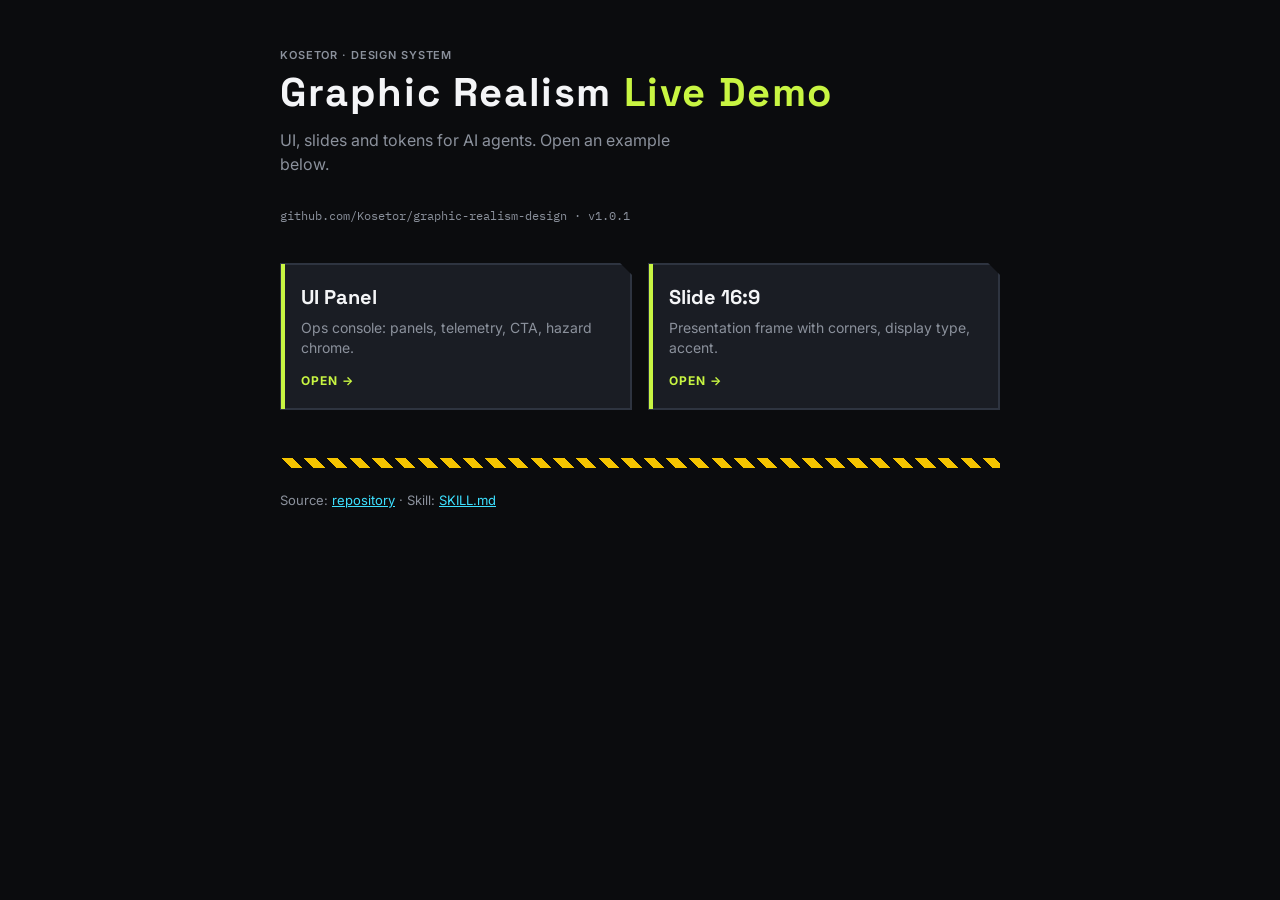
<file: docs/index.html>
<!DOCTYPE html>
<html lang="ru">
<head>
  <meta charset="UTF-8" />
  <meta name="viewport" content="width=device-width, initial-scale=1" />
  <title>Graphic Realism Design — Live Demo</title>
  <link rel="preconnect" href="https://fonts.googleapis.com" />
  <link rel="preconnect" href="https://fonts.gstatic.com" crossorigin />
  <link href="https://fonts.googleapis.com/css2?family=IBM+Plex+Mono:wght@500&family=Inter:wght@400;600;700&family=Space+Grotesk:wght@700&display=swap" rel="stylesheet" />
  <style>
:root {
  --void: #0b0c0e; --panel: #1a1d24; --ink: #f4f5f7; --muted: #8b919c;
  --line: #2e3440; --volt: #c8f542; --cyan: #3de0ff;
  --font-ui: "Inter", system-ui, sans-serif;
  --font-display: "Space Grotesk", system-ui, sans-serif;
  --font-mono: "IBM Plex Mono", monospace;
}
* { box-sizing: border-box; }
body {
  margin: 0; min-height: 100vh; background: var(--void); color: var(--ink);
  font-family: var(--font-ui); padding: 48px 24px 64px;
}
.wrap { max-width: 720px; margin: 0 auto; }
.label {
  font-size: 11px; font-weight: 600; letter-spacing: 0.08em;
  text-transform: uppercase; color: var(--muted); margin: 0 0 8px;
}
h1 {
  font-family: var(--font-display); font-size: clamp(28px, 5vw, 40px);
  letter-spacing: 0.04em; margin: 0 0 12px; line-height: 1.15;
}
h1 span { color: var(--volt); }
.lead { color: var(--muted); font-size: 16px; line-height: 1.5; margin: 0 0 32px; max-width: 40ch; }
.meta { font-family: var(--font-mono); font-size: 12px; color: var(--muted); margin-bottom: 40px; }
.grid { display: grid; gap: 16px; }
@media (min-width: 640px) { .grid { grid-template-columns: 1fr 1fr; } }
a.card {
  display: block; text-decoration: none; color: inherit;
  background: var(--panel); border: 1px solid var(--line);
  padding: 20px; transition: border-color 120ms ease;
  clip-path: polygon(0 0, calc(100% - 12px) 0, 100% 12px, 100% 100%, 0 100%);
  box-shadow: inset 4px 0 0 0 var(--volt), inset 0 0 0 1px var(--line);
}
a.card:hover { border-color: var(--muted); }
a.card h2 {
  font-family: var(--font-display); font-size: 20px; margin: 0 0 8px;
}
a.card p { margin: 0; color: var(--muted); font-size: 14px; line-height: 1.4; }
a.card .go {
  display: inline-block; margin-top: 16px; font-size: 12px; font-weight: 700;
  letter-spacing: 0.08em; text-transform: uppercase; color: var(--volt);
}
.hazard {
  height: 10px; margin: 48px 0 24px;
  background: repeating-linear-gradient(45deg, #0b0c0e 0 8px, #f5c400 8px 16px);
}
.links { font-size: 13px; color: var(--muted); }
.links a { color: var(--cyan); }
  </style>
</head>
<body>
  <div class="wrap">
    <p class="label">Kosetor · Design System</p>
    <h1>Graphic Realism <span>Live Demo</span></h1>
    <p class="lead">UI, slides and tokens for AI agents. Open an example below.</p>
    <p class="meta">github.com/Kosetor/graphic-realism-design · v1.0.1</p>
    <div class="grid">
      <a class="card" href="./ui-panel.html">
        <h2>UI Panel</h2>
        <p>Ops console: panels, telemetry, CTA, hazard chrome.</p>
        <span class="go">Open →</span>
      </a>
      <a class="card" href="./slide.html">
        <h2>Slide 16:9</h2>
        <p>Presentation frame with corners, display type, accent.</p>
        <span class="go">Open →</span>
      </a>
    </div>
    <div class="hazard" role="presentation"></div>
    <p class="links">
      Source: <a href="https://github.com/Kosetor/graphic-realism-design">repository</a>
      · Skill: <a href="https://github.com/Kosetor/graphic-realism-design/blob/main/SKILL.md">SKILL.md</a>
    </p>
  </div>
</body>
</html>
</file>
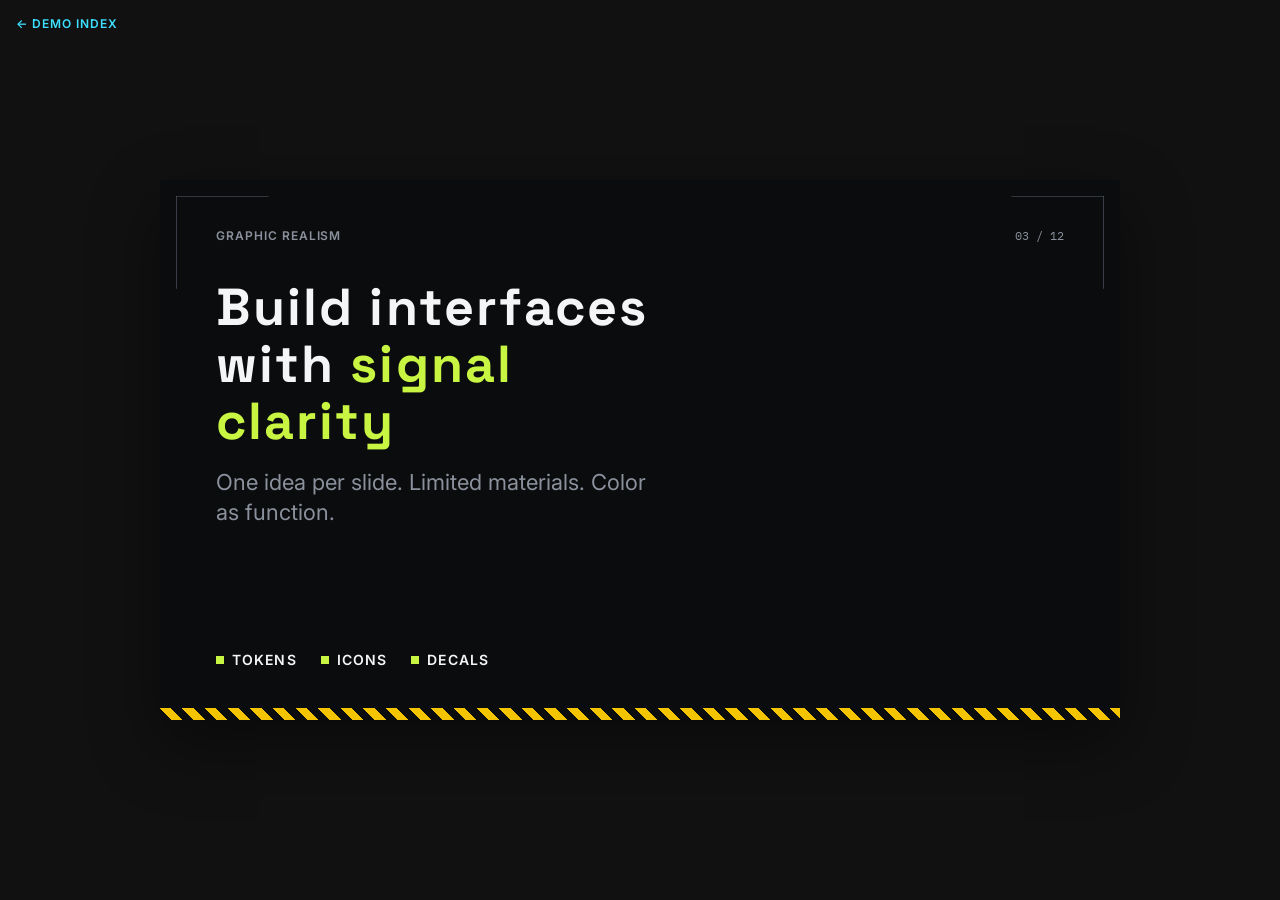
<file: docs/slide.html>
<!DOCTYPE html>
<html lang="en">
<head>
  <meta charset="UTF-8" />
  <meta name="viewport" content="width=device-width, initial-scale=1" />
  <title>MGR — Slide</title>
  <link rel="preconnect" href="https://fonts.googleapis.com" />
  <link rel="preconnect" href="https://fonts.gstatic.com" crossorigin />
  <link href="https://fonts.googleapis.com/css2?family=IBM+Plex+Mono:wght@500;600&family=Inter:wght@400;500;600;700&family=Space+Grotesk:wght@600;700&display=swap" rel="stylesheet" />
  <style>
:root {
  --mgr-bg-void: #0b0c0e; --mgr-ink-on-dark: #f4f5f7; --mgr-ink-muted: #8b919c;
  --mgr-ink-faint: #5a606c; --mgr-accent-volt: #c8f542; --mgr-accent-cyan: #3de0ff;
  --mgr-hazard-a: #0b0c0e; --mgr-hazard-b: #f5c400;
  --mgr-font-ui: "Inter", system-ui, sans-serif;
  --mgr-font-display: "Space Grotesk", system-ui, sans-serif;
  --mgr-font-mono: "IBM Plex Mono", ui-monospace, monospace;
  --mgr-fs-sm: 12px; --mgr-track-display: 0.04em; --mgr-track-label: 0.08em;
}
* { box-sizing: border-box; }
body {
  margin: 0; min-height: 100vh; display: grid; place-items: center;
  background: #111; font-family: var(--mgr-font-ui); padding: 16px;
}
.back {
  position: fixed; top: 16px; left: 16px; z-index: 2;
  color: var(--mgr-accent-cyan); font-size: 12px; font-weight: 600;
  letter-spacing: 0.08em; text-transform: uppercase; text-decoration: none;
}
.slide {
  width: min(960px, 100vw - 32px); aspect-ratio: 16 / 9;
  background: var(--mgr-bg-void); color: var(--mgr-ink-on-dark);
  padding: 48px 56px 0; position: relative; overflow: hidden;
  display: flex; flex-direction: column; box-shadow: 0 24px 64px rgba(0,0,0,.45);
}
.top { display: flex; justify-content: space-between; align-items: center; }
.label { font-size: var(--mgr-fs-sm); font-weight: 600; letter-spacing: var(--mgr-track-label); text-transform: uppercase; color: var(--mgr-ink-muted); }
.idx { font-family: var(--mgr-font-mono); font-size: var(--mgr-fs-sm); color: var(--mgr-ink-muted); }
h1 { font-family: var(--mgr-font-display); font-size: clamp(32px, 5vw, 52px); line-height: 1.1; letter-spacing: var(--mgr-track-display); margin: 36px 0 16px; max-width: 14ch; }
h1 span { color: var(--mgr-accent-volt); }
.body { font-size: clamp(16px, 2vw, 22px); color: var(--mgr-ink-muted); max-width: 32ch; line-height: 1.4; margin: 0; }
.points { display: flex; gap: 24px; margin-top: auto; margin-bottom: 40px; list-style: none; padding: 0; flex-wrap: wrap; }
.points li { font-size: 14px; font-weight: 600; letter-spacing: var(--mgr-track-label); text-transform: uppercase; color: var(--mgr-ink-on-dark); display: flex; align-items: center; gap: 8px; }
.points li::before { content: ""; width: 8px; height: 8px; background: var(--mgr-accent-volt); flex-shrink: 0; }
.hazard { height: 12px; margin: 0 -56px; background: repeating-linear-gradient(45deg, var(--mgr-hazard-a) 0 8px, var(--mgr-hazard-b) 8px 16px); }
.corners { position: absolute; inset: 16px 16px 28px 16px; pointer-events: none; color: var(--mgr-ink-faint); }
  </style>
</head>
<body>
  <a class="back" href="./index.html">← Demo index</a>
  <article class="slide" aria-label="Sample slide">
    <svg class="corners" viewBox="0 0 100 100" preserveAspectRatio="none" fill="none" stroke="currentColor" stroke-width="1.2" aria-hidden="true">
      <path d="M0 10V0h10" vector-effect="non-scaling-stroke"/>
      <path d="M90 0h10v10" vector-effect="non-scaling-stroke"/>
      <path d="M0 90v10h10" vector-effect="non-scaling-stroke"/>
      <path d="M90 100h10v-10" vector-effect="non-scaling-stroke"/>
    </svg>
    <div class="top">
      <div class="label">Graphic Realism</div>
      <div class="idx">03 / 12</div>
    </div>
    <h1>Build interfaces with <span>signal clarity</span></h1>
    <p class="body">One idea per slide. Limited materials. Color as function.</p>
    <ul class="points">
      <li>Tokens</li><li>Icons</li><li>Decals</li>
    </ul>
    <div class="hazard" role="presentation"></div>
  </article>
</body>
</html>
</file>
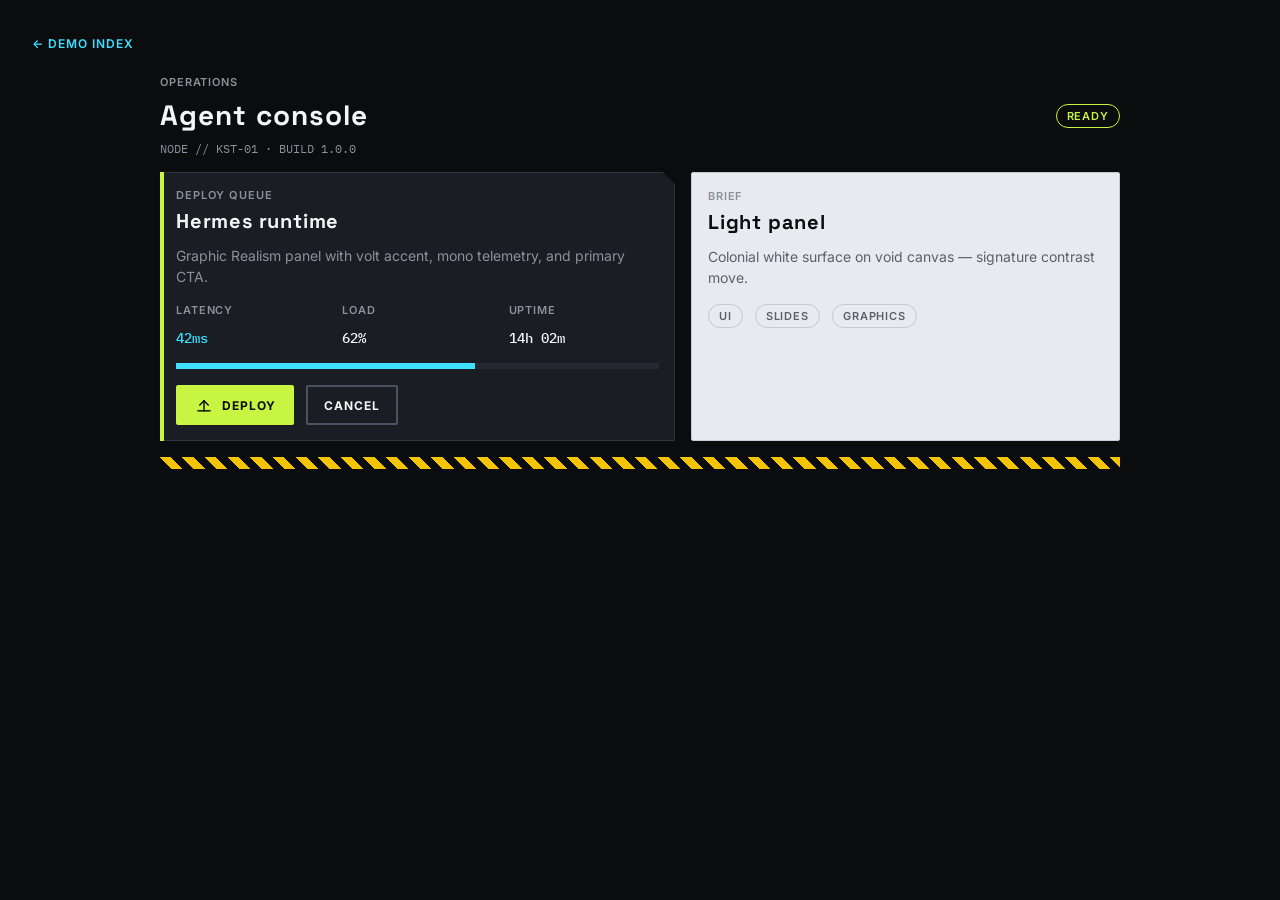
<file: docs/ui-panel.html>
<!DOCTYPE html>
<html lang="en">
<head>
  <meta charset="UTF-8" />
  <meta name="viewport" content="width=device-width, initial-scale=1" />
  <title>MGR — UI Panel</title>
  <link rel="preconnect" href="https://fonts.googleapis.com" />
  <link rel="preconnect" href="https://fonts.gstatic.com" crossorigin />
  <link href="https://fonts.googleapis.com/css2?family=IBM+Plex+Mono:wght@500;600&family=Inter:wght@400;500;600;700&family=Space+Grotesk:wght@600;700&display=swap" rel="stylesheet" />
  <style>
:root {
  --mgr-bg-void: #0b0c0e; --mgr-bg-panel: #1a1d24; --mgr-bg-elevated: #242832;
  --mgr-bg-white: #e8eaef; --mgr-ink-primary: #0b0c0e; --mgr-ink-on-dark: #f4f5f7;
  --mgr-ink-muted: #8b919c; --mgr-ink-faint: #5a606c; --mgr-line: #2e3440;
  --mgr-line-strong: #4a5160; --mgr-line-on-light: #c5c9d2;
  --mgr-accent-volt: #c8f542; --mgr-accent-cyan: #3de0ff;
  --mgr-hazard-a: #0b0c0e; --mgr-hazard-b: #f5c400;
  --mgr-font-ui: "Inter", system-ui, sans-serif;
  --mgr-font-display: "Space Grotesk", system-ui, sans-serif;
  --mgr-font-mono: "IBM Plex Mono", ui-monospace, monospace;
  --mgr-fs-xs: 11px; --mgr-fs-sm: 12px; --mgr-fs-md: 14px;
  --mgr-fs-xl: 20px; --mgr-fs-2xl: 28px;
  --mgr-lh-tight: 1.15; --mgr-lh-body: 1.5;
  --mgr-track-display: 0.04em; --mgr-track-label: 0.08em;
  --mgr-space-1: 4px; --mgr-space-2: 8px; --mgr-space-3: 12px;
  --mgr-space-4: 16px; --mgr-space-6: 32px;
  --mgr-radius-sm: 2px; --mgr-radius-pill: 999px;
  --mgr-border: 1px; --mgr-border-strong: 2px;
  --mgr-ease: cubic-bezier(0.2, 0.8, 0.2, 1); --mgr-dur-fast: 120ms;
}
.mgr-panel { position: relative; background: var(--mgr-bg-panel); border: var(--mgr-border) solid var(--mgr-line); border-radius: var(--mgr-radius-sm); color: var(--mgr-ink-on-dark); padding: var(--mgr-space-4); }
.mgr-panel--light { background: var(--mgr-bg-white); color: var(--mgr-ink-primary); border-color: var(--mgr-line-on-light); }
.mgr-clip-corner { border: none; border-radius: 0; clip-path: polygon(0 0, calc(100% - 12px) 0, 100% 12px, 100% 100%, 0 100%); box-shadow: inset 0 0 0 1px var(--mgr-line); }
.mgr-clip-corner.mgr-accent-bar--volt { box-shadow: inset 4px 0 0 0 var(--mgr-accent-volt), inset 0 0 0 1px var(--mgr-line); }
.mgr-panel__label { font-family: var(--mgr-font-ui); font-size: var(--mgr-fs-xs); font-weight: 600; letter-spacing: var(--mgr-track-label); text-transform: uppercase; color: var(--mgr-ink-muted); margin: 0 0 var(--mgr-space-2); }
.mgr-title { font-family: var(--mgr-font-display); font-size: var(--mgr-fs-xl); font-weight: 700; line-height: var(--mgr-lh-tight); letter-spacing: var(--mgr-track-display); margin: 0 0 var(--mgr-space-3); }
.mgr-body { font-family: var(--mgr-font-ui); font-size: var(--mgr-fs-md); line-height: var(--mgr-lh-body); color: var(--mgr-ink-muted); margin: 0; }
.mgr-panel--light .mgr-body { color: var(--mgr-ink-faint); }
.mgr-mono { font-family: var(--mgr-font-mono); font-size: var(--mgr-fs-md); font-weight: 500; font-variant-numeric: tabular-nums; }
.mgr-btn { display: inline-flex; align-items: center; justify-content: center; gap: var(--mgr-space-2); min-height: 40px; padding: 0 var(--mgr-space-4); border-radius: var(--mgr-radius-sm); font-family: var(--mgr-font-ui); font-size: var(--mgr-fs-sm); font-weight: 700; letter-spacing: var(--mgr-track-label); text-transform: uppercase; cursor: pointer; transition: filter var(--mgr-dur-fast) var(--mgr-ease); }
.mgr-btn:focus-visible { outline: 2px solid var(--mgr-accent-cyan); outline-offset: 2px; }
.mgr-btn--primary { background: var(--mgr-accent-volt); color: var(--mgr-ink-primary); border: var(--mgr-border-strong) solid var(--mgr-accent-volt); }
.mgr-btn--primary:hover { filter: brightness(1.05); }
.mgr-btn--secondary { background: transparent; color: var(--mgr-ink-on-dark); border: var(--mgr-border-strong) solid var(--mgr-line-strong); }
.mgr-hazard-bar { height: 12px; background: repeating-linear-gradient(45deg, var(--mgr-hazard-a) 0 8px, var(--mgr-hazard-b) 8px 16px); }
.mgr-telem { display: flex; flex-direction: column; gap: var(--mgr-space-1); }
.mgr-progress { height: 6px; background: var(--mgr-bg-elevated); overflow: hidden; }
.mgr-progress > span { display: block; height: 100%; background: var(--mgr-accent-cyan); }
.mgr-chip { display: inline-flex; align-items: center; min-height: 24px; padding: 0 10px; border-radius: var(--mgr-radius-pill); border: 1px solid var(--mgr-line-strong); font-size: var(--mgr-fs-xs); font-weight: 600; letter-spacing: var(--mgr-track-label); text-transform: uppercase; color: var(--mgr-ink-muted); }
.mgr-chip--ready { border-color: var(--mgr-accent-volt); color: var(--mgr-accent-volt); }
.mgr-panel--light .mgr-chip { border-color: var(--mgr-line-on-light); color: var(--mgr-ink-faint); }
* { box-sizing: border-box; }
body { margin: 0; min-height: 100vh; font-family: var(--mgr-font-ui); background: var(--mgr-bg-void); color: var(--mgr-ink-on-dark); padding: var(--mgr-space-6); }
.layout { max-width: 960px; margin: 0 auto; display: grid; gap: var(--mgr-space-4); grid-template-columns: 1.2fr 1fr; }
.span-2 { grid-column: 1 / -1; }
.row { display: flex; gap: var(--mgr-space-3); flex-wrap: wrap; align-items: center; }
.grid-telem { display: grid; grid-template-columns: repeat(3, 1fr); gap: var(--mgr-space-4); margin: var(--mgr-space-4) 0; }
.icon { width: 20px; height: 20px; flex-shrink: 0; }
h1 { font-family: var(--mgr-font-display); font-size: var(--mgr-fs-2xl); margin: 0 0 var(--mgr-space-2); letter-spacing: var(--mgr-track-display); }
.meta { font-family: var(--mgr-font-mono); color: var(--mgr-ink-muted); font-size: var(--mgr-fs-sm); }
.back { display: inline-block; margin-bottom: 24px; color: var(--mgr-accent-cyan); font-size: 12px; font-weight: 600; letter-spacing: 0.08em; text-transform: uppercase; text-decoration: none; }
@media (max-width: 720px) { .layout { grid-template-columns: 1fr; } }
  </style>
</head>
<body>
  <a class="back" href="./index.html">← Demo index</a>
  <div class="layout">
    <header class="span-2 row" style="justify-content: space-between;">
      <div>
        <div class="mgr-panel__label">Operations</div>
        <h1>Agent console</h1>
        <div class="meta">NODE // KST-01 · BUILD 1.0.0</div>
      </div>
      <span class="mgr-chip mgr-chip--ready">Ready</span>
    </header>
    <section class="mgr-panel mgr-accent-bar--volt mgr-clip-corner">
      <div class="mgr-panel__label">Deploy queue</div>
      <h2 class="mgr-title">Hermes runtime</h2>
      <p class="mgr-body">Graphic Realism panel with volt accent, mono telemetry, and primary CTA.</p>
      <div class="grid-telem">
        <div class="mgr-telem"><span class="mgr-panel__label">Latency</span><span class="mgr-mono" style="color: var(--mgr-accent-cyan);">42ms</span></div>
        <div class="mgr-telem"><span class="mgr-panel__label">Load</span><span class="mgr-mono">62%</span></div>
        <div class="mgr-telem"><span class="mgr-panel__label">Uptime</span><span class="mgr-mono">14h 02m</span></div>
      </div>
      <div class="mgr-progress" aria-hidden="true"><span style="width:62%"></span></div>
      <div class="row" style="margin-top: var(--mgr-space-4);">
        <button class="mgr-btn mgr-btn--primary" type="button">
          <svg class="icon" viewBox="0 0 24 24" fill="none" stroke="currentColor" stroke-width="1.75" stroke-linecap="square" stroke-linejoin="miter" aria-hidden="true"><path d="M12 19V7"/><path d="M7 12l5-5 5 5"/><path d="M5 19h14"/></svg>
          Deploy
        </button>
        <button class="mgr-btn mgr-btn--secondary" type="button">Cancel</button>
      </div>
    </section>
    <section class="mgr-panel mgr-panel--light">
      <div class="mgr-panel__label">Brief</div>
      <h2 class="mgr-title">Light panel</h2>
      <p class="mgr-body">Colonial white surface on void canvas — signature contrast move.</p>
      <div class="row" style="margin-top: var(--mgr-space-4);">
        <span class="mgr-chip">UI</span><span class="mgr-chip">Slides</span><span class="mgr-chip">Graphics</span>
      </div>
    </section>
    <div class="span-2 mgr-hazard-bar" role="presentation"></div>
  </div>
</body>
</html>
</file>
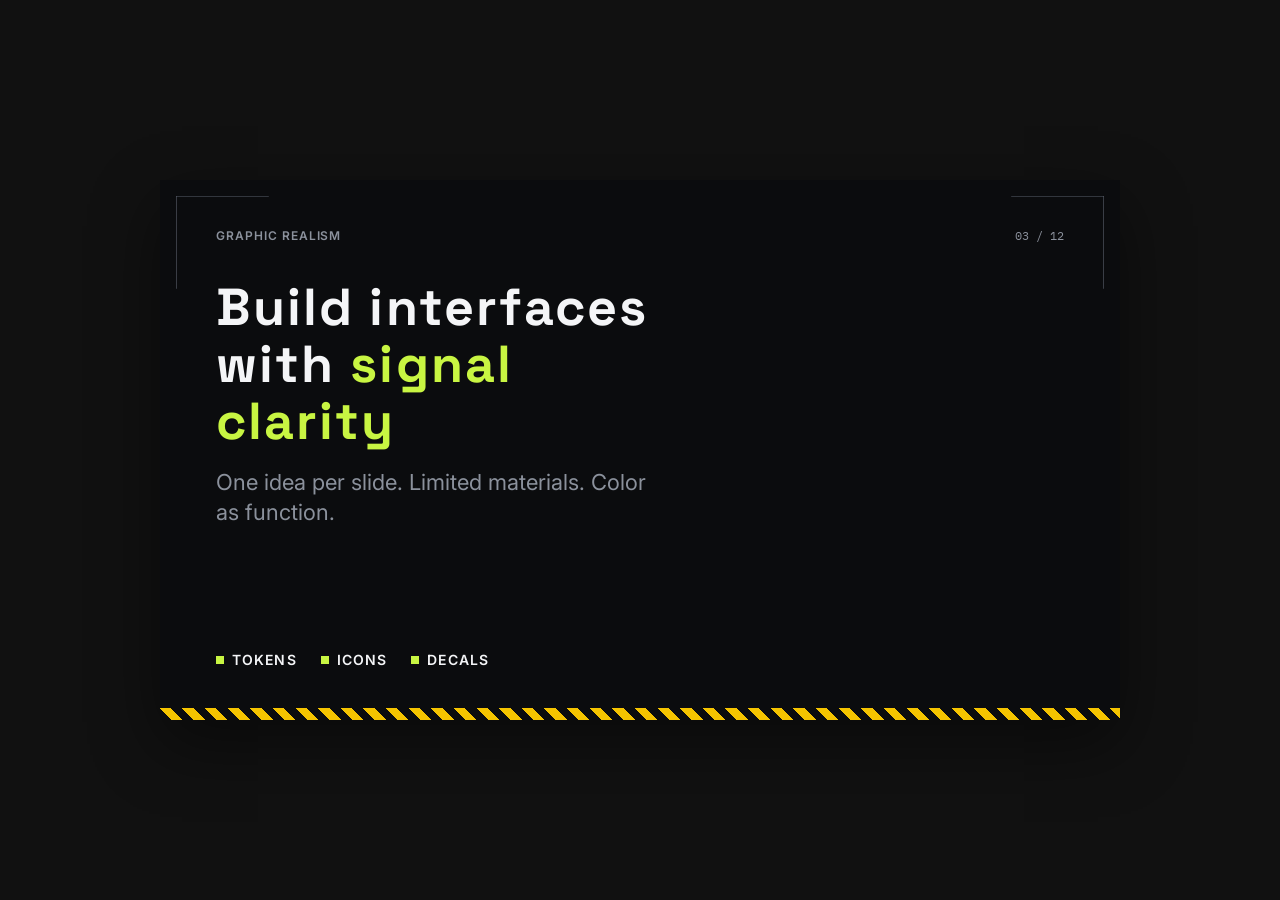
<file: examples/slide.html>
<!DOCTYPE html>
<html lang="en">
<head>
  <meta charset="UTF-8" />
  <meta name="viewport" content="width=device-width, initial-scale=1" />
  <title>MGR Example — Slide</title>
  <link rel="preconnect" href="https://fonts.googleapis.com" />
  <link rel="preconnect" href="https://fonts.gstatic.com" crossorigin />
  <link href="https://fonts.googleapis.com/css2?family=IBM+Plex+Mono:wght@500;600&family=Inter:wght@400;500;600;700&family=Space+Grotesk:wght@600;700&display=swap" rel="stylesheet" />
  <link rel="stylesheet" href="../tokens/tokens.css" />
  <style>
    * { box-sizing: border-box; }
    body {
      margin: 0;
      min-height: 100vh;
      display: grid;
      place-items: center;
      background: #111;
      font-family: var(--mgr-font-ui);
      padding: 16px;
    }
    .slide {
      width: min(960px, 100vw - 32px);
      aspect-ratio: 16 / 9;
      background: var(--mgr-bg-void);
      color: var(--mgr-ink-on-dark);
      padding: 48px 56px 0;
      position: relative;
      overflow: hidden;
      display: flex;
      flex-direction: column;
      box-shadow: 0 24px 64px rgba(0,0,0,.45);
    }
    .top {
      display: flex;
      justify-content: space-between;
      align-items: center;
    }
    .label {
      font-size: var(--mgr-fs-sm);
      font-weight: 600;
      letter-spacing: var(--mgr-track-label);
      text-transform: uppercase;
      color: var(--mgr-ink-muted);
    }
    .idx {
      font-family: var(--mgr-font-mono);
      font-size: var(--mgr-fs-sm);
      color: var(--mgr-ink-muted);
    }
    h1 {
      font-family: var(--mgr-font-display);
      font-size: clamp(32px, 5vw, 52px);
      line-height: 1.1;
      letter-spacing: var(--mgr-track-display);
      margin: 36px 0 16px;
      max-width: 14ch;
    }
    h1 span { color: var(--mgr-accent-volt); }
    .body {
      font-size: clamp(16px, 2vw, 22px);
      color: var(--mgr-ink-muted);
      max-width: 32ch;
      line-height: 1.4;
      margin: 0;
    }
    .points {
      display: flex;
      gap: 24px;
      margin-top: auto;
      margin-bottom: 40px;
      list-style: none;
      padding: 0;
      flex-wrap: wrap;
    }
    .points li {
      font-size: 14px;
      font-weight: 600;
      letter-spacing: var(--mgr-track-label);
      text-transform: uppercase;
      color: var(--mgr-ink-on-dark);
      display: flex;
      align-items: center;
      gap: 8px;
    }
    .points li::before {
      content: "";
      width: 8px;
      height: 8px;
      background: var(--mgr-accent-volt);
      flex-shrink: 0;
    }
    .hazard {
      height: 12px;
      margin: 0 -56px;
      background: repeating-linear-gradient(
        45deg,
        var(--mgr-hazard-a) 0 8px,
        var(--mgr-hazard-b) 8px 16px
      );
    }
    .corners {
      position: absolute;
      inset: 16px 16px 28px 16px;
      pointer-events: none;
      color: var(--mgr-ink-faint);
    }
  </style>
</head>
<body>
  <article class="slide" aria-label="Sample slide">
    <svg class="corners" viewBox="0 0 100 100" preserveAspectRatio="none" fill="none" stroke="currentColor" stroke-width="1.2" aria-hidden="true">
      <path d="M0 10V0h10" vector-effect="non-scaling-stroke"/>
      <path d="M90 0h10v10" vector-effect="non-scaling-stroke"/>
      <path d="M0 90v10h10" vector-effect="non-scaling-stroke"/>
      <path d="M90 100h10v-10" vector-effect="non-scaling-stroke"/>
    </svg>
    <div class="top">
      <div class="label">Graphic Realism</div>
      <div class="idx">03 / 12</div>
    </div>
    <h1>Build interfaces with <span>signal clarity</span></h1>
    <p class="body">One idea per slide. Limited materials. Color as function.</p>
    <ul class="points">
      <li>Tokens</li>
      <li>Icons</li>
      <li>Decals</li>
    </ul>
    <div class="hazard" role="presentation"></div>
  </article>
</body>
</html>
</file>
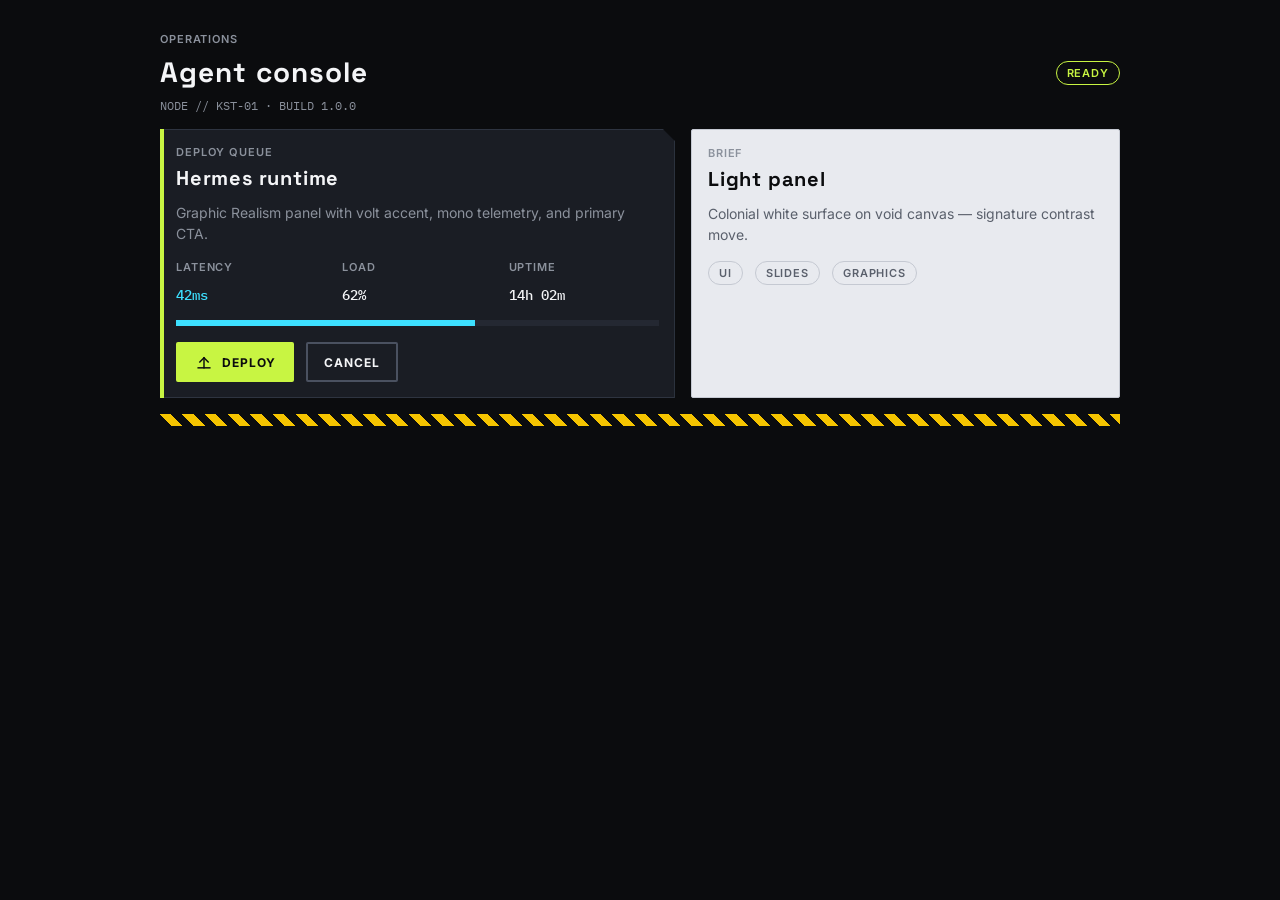
<file: examples/ui-panel.html>
<!DOCTYPE html>
<html lang="en">
<head>
  <meta charset="UTF-8" />
  <meta name="viewport" content="width=device-width, initial-scale=1" />
  <title>MGR Example — UI Panel</title>
  <link rel="preconnect" href="https://fonts.googleapis.com" />
  <link rel="preconnect" href="https://fonts.gstatic.com" crossorigin />
  <link href="https://fonts.googleapis.com/css2?family=IBM+Plex+Mono:wght@500;600&family=Inter:wght@400;500;600;700&family=Space+Grotesk:wght@600;700&display=swap" rel="stylesheet" />
  <link rel="stylesheet" href="../tokens/tokens.css" />
  <link rel="stylesheet" href="../components/utilities.css" />
  <style>
    * { box-sizing: border-box; }
    body {
      margin: 0;
      min-height: 100vh;
      font-family: var(--mgr-font-ui);
      background: var(--mgr-bg-void);
      color: var(--mgr-ink-on-dark);
      padding: var(--mgr-space-6);
    }
    .layout {
      max-width: 960px;
      margin: 0 auto;
      display: grid;
      gap: var(--mgr-space-4);
      grid-template-columns: 1.2fr 1fr;
    }
    .span-2 { grid-column: 1 / -1; }
    .row { display: flex; gap: var(--mgr-space-3); flex-wrap: wrap; align-items: center; }
    .grid-telem {
      display: grid;
      grid-template-columns: repeat(3, 1fr);
      gap: var(--mgr-space-4);
      margin: var(--mgr-space-4) 0;
    }
    .icon { width: 20px; height: 20px; display: inline-block; flex-shrink: 0; }
    h1 {
      font-family: var(--mgr-font-display);
      font-size: var(--mgr-fs-2xl);
      margin: 0 0 var(--mgr-space-2);
      letter-spacing: var(--mgr-track-display);
    }
    .meta {
      font-family: var(--mgr-font-mono);
      color: var(--mgr-ink-muted);
      font-size: var(--mgr-fs-sm);
    }
    @media (max-width: 720px) {
      .layout { grid-template-columns: 1fr; }
    }
  </style>
</head>
<body>
  <div class="layout">
    <header class="span-2 row" style="justify-content: space-between;">
      <div>
        <div class="mgr-panel__label">Operations</div>
        <h1>Agent console</h1>
        <div class="meta">NODE // KST-01 · BUILD 1.0.0</div>
      </div>
      <span class="mgr-chip mgr-chip--ready">Ready</span>
    </header>

    <section class="mgr-panel mgr-accent-bar--volt mgr-clip-corner">
      <div class="mgr-panel__label">Deploy queue</div>
      <h2 class="mgr-title">Hermes runtime</h2>
      <p class="mgr-body">Graphic Realism panel with volt accent, mono telemetry, and primary CTA.</p>
      <div class="grid-telem">
        <div class="mgr-telem">
          <span class="mgr-panel__label">Latency</span>
          <span class="mgr-mono" style="color: var(--mgr-accent-cyan);">42ms</span>
        </div>
        <div class="mgr-telem">
          <span class="mgr-panel__label">Load</span>
          <span class="mgr-mono">62%</span>
        </div>
        <div class="mgr-telem">
          <span class="mgr-panel__label">Uptime</span>
          <span class="mgr-mono">14h 02m</span>
        </div>
      </div>
      <div class="mgr-progress" aria-hidden="true"><span style="width:62%"></span></div>
      <div class="row" style="margin-top: var(--mgr-space-4);">
        <button class="mgr-btn mgr-btn--primary" type="button">
          <svg class="icon" viewBox="0 0 24 24" fill="none" stroke="currentColor" stroke-width="1.75" stroke-linecap="square" stroke-linejoin="miter" aria-hidden="true"><path d="M12 19V7"/><path d="M7 12l5-5 5 5"/><path d="M5 19h14"/></svg>
          Deploy
        </button>
        <button class="mgr-btn mgr-btn--secondary" type="button">Cancel</button>
      </div>
    </section>

    <section class="mgr-panel mgr-panel--light">
      <div class="mgr-panel__label">Brief</div>
      <h2 class="mgr-title">Light panel</h2>
      <p class="mgr-body">Colonial white surface on void canvas — signature contrast move.</p>
      <div class="row" style="margin-top: var(--mgr-space-4);">
        <span class="mgr-chip">UI</span>
        <span class="mgr-chip">Slides</span>
        <span class="mgr-chip">Graphics</span>
      </div>
    </section>

    <div class="span-2 mgr-hazard-bar" role="presentation"></div>
  </div>
</body>
</html>
</file>
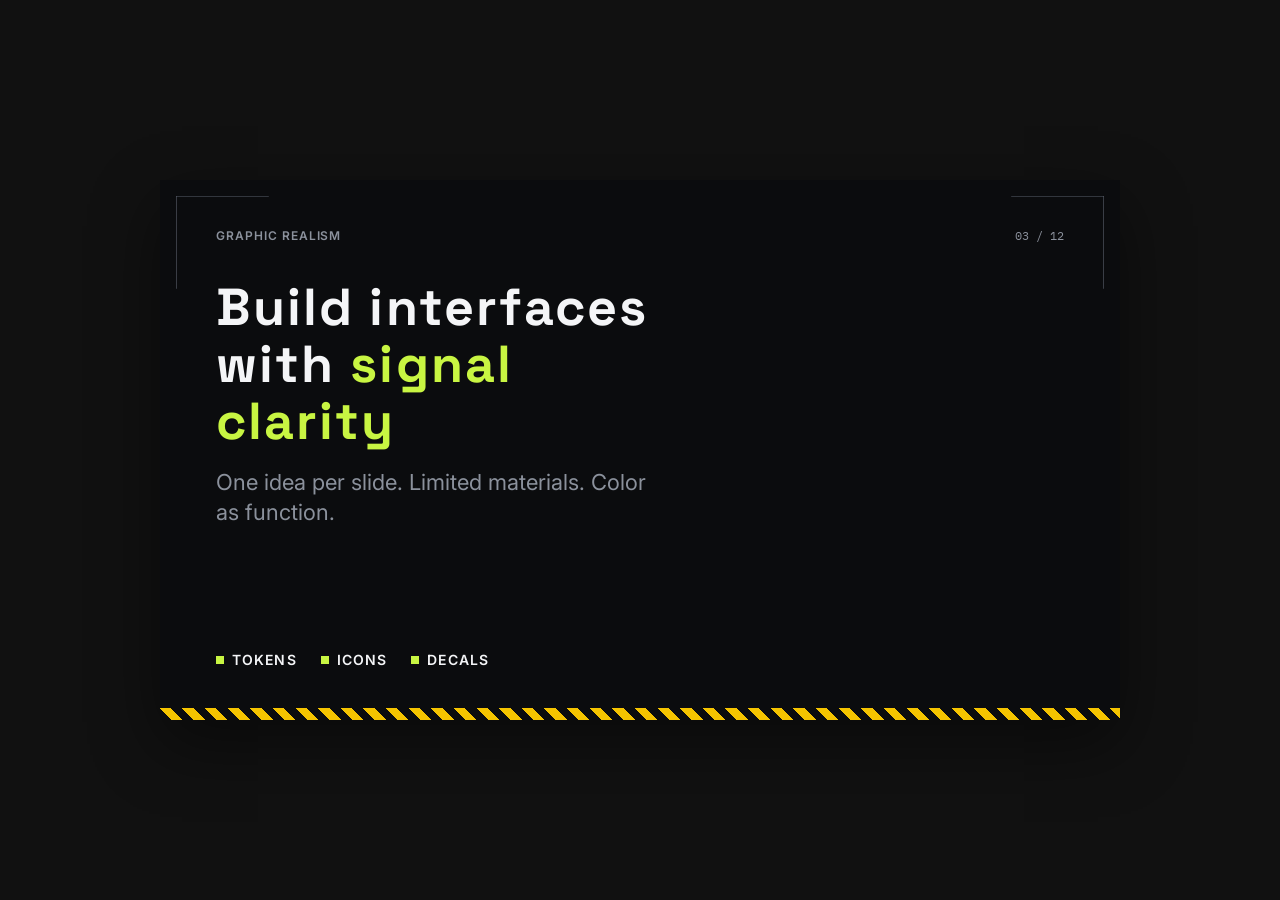
<file: examples/self-contained/slide.html>
<!DOCTYPE html>
<html lang="en">
<head>
  <meta charset="UTF-8" />
  <meta name="viewport" content="width=device-width, initial-scale=1" />
  <title>MGR — Slide (self-contained)</title>
  <link rel="preconnect" href="https://fonts.googleapis.com" />
  <link rel="preconnect" href="https://fonts.gstatic.com" crossorigin />
  <link href="https://fonts.googleapis.com/css2?family=IBM+Plex+Mono:wght@500;600&family=Inter:wght@400;500;600;700&family=Space+Grotesk:wght@600;700&display=swap" rel="stylesheet" />
  <style>
:root {
  --mgr-bg-void: #0b0c0e;
  --mgr-ink-on-dark: #f4f5f7;
  --mgr-ink-muted: #8b919c;
  --mgr-ink-faint: #5a606c;
  --mgr-accent-volt: #c8f542;
  --mgr-hazard-a: #0b0c0e;
  --mgr-hazard-b: #f5c400;
  --mgr-font-ui: "Inter", system-ui, sans-serif;
  --mgr-font-display: "Space Grotesk", system-ui, sans-serif;
  --mgr-font-mono: "IBM Plex Mono", ui-monospace, monospace;
  --mgr-fs-sm: 12px;
  --mgr-track-display: 0.04em;
  --mgr-track-label: 0.08em;
}
* { box-sizing: border-box; }
body {
  margin: 0; min-height: 100vh; display: grid; place-items: center;
  background: #111; font-family: var(--mgr-font-ui); padding: 16px;
}
.slide {
  width: min(960px, 100vw - 32px); aspect-ratio: 16 / 9;
  background: var(--mgr-bg-void); color: var(--mgr-ink-on-dark);
  padding: 48px 56px 0; position: relative; overflow: hidden;
  display: flex; flex-direction: column;
  box-shadow: 0 24px 64px rgba(0,0,0,.45);
}
.top { display: flex; justify-content: space-between; align-items: center; }
.label {
  font-size: var(--mgr-fs-sm); font-weight: 600;
  letter-spacing: var(--mgr-track-label); text-transform: uppercase;
  color: var(--mgr-ink-muted);
}
.idx { font-family: var(--mgr-font-mono); font-size: var(--mgr-fs-sm); color: var(--mgr-ink-muted); }
h1 {
  font-family: var(--mgr-font-display);
  font-size: clamp(32px, 5vw, 52px); line-height: 1.1;
  letter-spacing: var(--mgr-track-display); margin: 36px 0 16px; max-width: 14ch;
}
h1 span { color: var(--mgr-accent-volt); }
.body {
  font-size: clamp(16px, 2vw, 22px); color: var(--mgr-ink-muted);
  max-width: 32ch; line-height: 1.4; margin: 0;
}
.points {
  display: flex; gap: 24px; margin-top: auto; margin-bottom: 40px;
  list-style: none; padding: 0; flex-wrap: wrap;
}
.points li {
  font-size: 14px; font-weight: 600; letter-spacing: var(--mgr-track-label);
  text-transform: uppercase; color: var(--mgr-ink-on-dark);
  display: flex; align-items: center; gap: 8px;
}
.points li::before {
  content: ""; width: 8px; height: 8px; background: var(--mgr-accent-volt); flex-shrink: 0;
}
.hazard {
  height: 12px; margin: 0 -56px;
  background: repeating-linear-gradient(45deg, var(--mgr-hazard-a) 0 8px, var(--mgr-hazard-b) 8px 16px);
}
.corners {
  position: absolute; inset: 16px 16px 28px 16px;
  pointer-events: none; color: var(--mgr-ink-faint);
}
  </style>
</head>
<body>
  <article class="slide" aria-label="Sample slide">
    <svg class="corners" viewBox="0 0 100 100" preserveAspectRatio="none" fill="none" stroke="currentColor" stroke-width="1.2" aria-hidden="true">
      <path d="M0 10V0h10" vector-effect="non-scaling-stroke"/>
      <path d="M90 0h10v10" vector-effect="non-scaling-stroke"/>
      <path d="M0 90v10h10" vector-effect="non-scaling-stroke"/>
      <path d="M90 100h10v-10" vector-effect="non-scaling-stroke"/>
    </svg>
    <div class="top">
      <div class="label">Graphic Realism</div>
      <div class="idx">03 / 12</div>
    </div>
    <h1>Build interfaces with <span>signal clarity</span></h1>
    <p class="body">One idea per slide. Limited materials. Color as function.</p>
    <ul class="points">
      <li>Tokens</li>
      <li>Icons</li>
      <li>Decals</li>
    </ul>
    <div class="hazard" role="presentation"></div>
  </article>
</body>
</html>
</file>
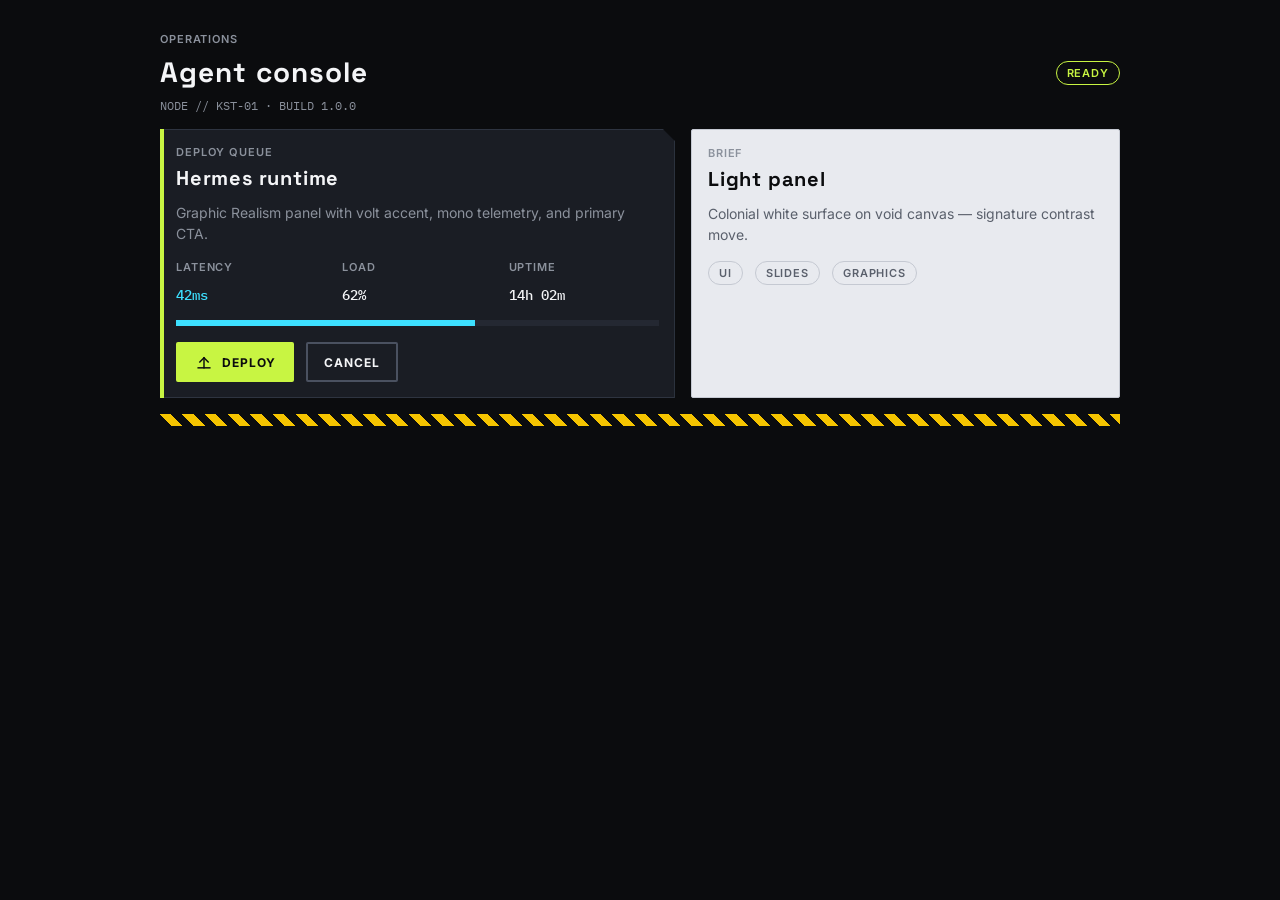
<file: examples/self-contained/ui-panel.html>
<!DOCTYPE html>
<html lang="en">
<head>
  <meta charset="UTF-8" />
  <meta name="viewport" content="width=device-width, initial-scale=1" />
  <title>MGR — UI Panel (self-contained)</title>
  <link rel="preconnect" href="https://fonts.googleapis.com" />
  <link rel="preconnect" href="https://fonts.gstatic.com" crossorigin />
  <link href="https://fonts.googleapis.com/css2?family=IBM+Plex+Mono:wght@500;600&family=Inter:wght@400;500;600;700&family=Space+Grotesk:wght@600;700&display=swap" rel="stylesheet" />
  <style>
:root {
  --mgr-bg-void: #0b0c0e;
  --mgr-bg-base: #12141a;
  --mgr-bg-panel: #1a1d24;
  --mgr-bg-elevated: #242832;
  --mgr-bg-white: #e8eaef;
  --mgr-ink-primary: #0b0c0e;
  --mgr-ink-on-dark: #f4f5f7;
  --mgr-ink-muted: #8b919c;
  --mgr-ink-faint: #5a606c;
  --mgr-line: #2e3440;
  --mgr-line-strong: #4a5160;
  --mgr-line-on-light: #c5c9d2;
  --mgr-accent-signal: #ff3b4a;
  --mgr-accent-volt: #c8f542;
  --mgr-accent-cyan: #3de0ff;
  --mgr-hazard-a: #0b0c0e;
  --mgr-hazard-b: #f5c400;
  --mgr-font-ui: "Inter", system-ui, sans-serif;
  --mgr-font-display: "Space Grotesk", system-ui, sans-serif;
  --mgr-font-mono: "IBM Plex Mono", ui-monospace, monospace;
  --mgr-fs-xs: 11px; --mgr-fs-sm: 12px; --mgr-fs-md: 14px;
  --mgr-fs-xl: 20px; --mgr-fs-2xl: 28px;
  --mgr-lh-tight: 1.15; --mgr-lh-body: 1.5;
  --mgr-track-display: 0.04em; --mgr-track-label: 0.08em;
  --mgr-space-1: 4px; --mgr-space-2: 8px; --mgr-space-3: 12px;
  --mgr-space-4: 16px; --mgr-space-6: 32px;
  --mgr-radius-sm: 2px; --mgr-radius-pill: 999px;
  --mgr-border: 1px; --mgr-border-strong: 2px;
  --mgr-ease: cubic-bezier(0.2, 0.8, 0.2, 1);
  --mgr-dur-fast: 120ms;
}
.mgr-panel {
  position: relative;
  background: var(--mgr-bg-panel);
  border: var(--mgr-border) solid var(--mgr-line);
  border-radius: var(--mgr-radius-sm);
  color: var(--mgr-ink-on-dark);
  padding: var(--mgr-space-4);
}
.mgr-panel--light {
  background: var(--mgr-bg-white);
  color: var(--mgr-ink-primary);
  border-color: var(--mgr-line-on-light);
}
.mgr-clip-corner {
  border: none;
  border-radius: 0;
  clip-path: polygon(0 0, calc(100% - 12px) 0, 100% 12px, 100% 100%, 0 100%);
  box-shadow: inset 0 0 0 1px var(--mgr-line);
}
.mgr-clip-corner.mgr-accent-bar--volt {
  box-shadow:
    inset 4px 0 0 0 var(--mgr-accent-volt),
    inset 0 0 0 1px var(--mgr-line);
}
.mgr-panel__label {
  font-family: var(--mgr-font-ui);
  font-size: var(--mgr-fs-xs);
  font-weight: 600;
  letter-spacing: var(--mgr-track-label);
  text-transform: uppercase;
  color: var(--mgr-ink-muted);
  margin: 0 0 var(--mgr-space-2);
}
.mgr-title {
  font-family: var(--mgr-font-display);
  font-size: var(--mgr-fs-xl);
  font-weight: 700;
  line-height: var(--mgr-lh-tight);
  letter-spacing: var(--mgr-track-display);
  margin: 0 0 var(--mgr-space-3);
}
.mgr-body {
  font-family: var(--mgr-font-ui);
  font-size: var(--mgr-fs-md);
  line-height: var(--mgr-lh-body);
  color: var(--mgr-ink-muted);
  margin: 0;
}
.mgr-panel--light .mgr-body { color: var(--mgr-ink-faint); }
.mgr-mono {
  font-family: var(--mgr-font-mono);
  font-size: var(--mgr-fs-md);
  font-weight: 500;
  font-variant-numeric: tabular-nums;
}
.mgr-btn {
  display: inline-flex; align-items: center; justify-content: center;
  gap: var(--mgr-space-2); min-height: 40px; padding: 0 var(--mgr-space-4);
  border-radius: var(--mgr-radius-sm); font-family: var(--mgr-font-ui);
  font-size: var(--mgr-fs-sm); font-weight: 700;
  letter-spacing: var(--mgr-track-label); text-transform: uppercase;
  cursor: pointer;
  transition: filter var(--mgr-dur-fast) var(--mgr-ease), border-color var(--mgr-dur-fast) var(--mgr-ease);
}
.mgr-btn:focus-visible { outline: 2px solid var(--mgr-accent-cyan); outline-offset: 2px; }
.mgr-btn--primary {
  background: var(--mgr-accent-volt); color: var(--mgr-ink-primary);
  border: var(--mgr-border-strong) solid var(--mgr-accent-volt);
}
.mgr-btn--primary:hover { filter: brightness(1.05); }
.mgr-btn--secondary {
  background: transparent; color: var(--mgr-ink-on-dark);
  border: var(--mgr-border-strong) solid var(--mgr-line-strong);
}
.mgr-hazard-bar {
  height: 12px;
  background: repeating-linear-gradient(45deg, var(--mgr-hazard-a) 0 8px, var(--mgr-hazard-b) 8px 16px);
}
.mgr-telem { display: flex; flex-direction: column; gap: var(--mgr-space-1); }
.mgr-progress {
  height: 6px; background: var(--mgr-bg-elevated); overflow: hidden;
}
.mgr-progress > span { display: block; height: 100%; background: var(--mgr-accent-cyan); }
.mgr-chip {
  display: inline-flex; align-items: center; min-height: 24px; padding: 0 10px;
  border-radius: var(--mgr-radius-pill); border: 1px solid var(--mgr-line-strong);
  font-size: var(--mgr-fs-xs); font-weight: 600;
  letter-spacing: var(--mgr-track-label); text-transform: uppercase;
  color: var(--mgr-ink-muted);
}
.mgr-chip--ready { border-color: var(--mgr-accent-volt); color: var(--mgr-accent-volt); }
.mgr-panel--light .mgr-chip {
  border-color: var(--mgr-line-on-light); color: var(--mgr-ink-faint);
}
* { box-sizing: border-box; }
body {
  margin: 0; min-height: 100vh; font-family: var(--mgr-font-ui);
  background: var(--mgr-bg-void); color: var(--mgr-ink-on-dark);
  padding: var(--mgr-space-6);
}
.layout {
  max-width: 960px; margin: 0 auto; display: grid;
  gap: var(--mgr-space-4); grid-template-columns: 1.2fr 1fr;
}
.span-2 { grid-column: 1 / -1; }
.row { display: flex; gap: var(--mgr-space-3); flex-wrap: wrap; align-items: center; }
.grid-telem {
  display: grid; grid-template-columns: repeat(3, 1fr);
  gap: var(--mgr-space-4); margin: var(--mgr-space-4) 0;
}
.icon { width: 20px; height: 20px; flex-shrink: 0; }
h1 {
  font-family: var(--mgr-font-display); font-size: var(--mgr-fs-2xl);
  margin: 0 0 var(--mgr-space-2); letter-spacing: var(--mgr-track-display);
}
.meta { font-family: var(--mgr-font-mono); color: var(--mgr-ink-muted); font-size: var(--mgr-fs-sm); }
@media (max-width: 720px) { .layout { grid-template-columns: 1fr; } }
  </style>
</head>
<body>
  <div class="layout">
    <header class="span-2 row" style="justify-content: space-between;">
      <div>
        <div class="mgr-panel__label">Operations</div>
        <h1>Agent console</h1>
        <div class="meta">NODE // KST-01 · BUILD 1.0.0</div>
      </div>
      <span class="mgr-chip mgr-chip--ready">Ready</span>
    </header>
    <section class="mgr-panel mgr-accent-bar--volt mgr-clip-corner">
      <div class="mgr-panel__label">Deploy queue</div>
      <h2 class="mgr-title">Hermes runtime</h2>
      <p class="mgr-body">Graphic Realism panel with volt accent, mono telemetry, and primary CTA.</p>
      <div class="grid-telem">
        <div class="mgr-telem">
          <span class="mgr-panel__label">Latency</span>
          <span class="mgr-mono" style="color: var(--mgr-accent-cyan);">42ms</span>
        </div>
        <div class="mgr-telem">
          <span class="mgr-panel__label">Load</span>
          <span class="mgr-mono">62%</span>
        </div>
        <div class="mgr-telem">
          <span class="mgr-panel__label">Uptime</span>
          <span class="mgr-mono">14h 02m</span>
        </div>
      </div>
      <div class="mgr-progress" aria-hidden="true"><span style="width:62%"></span></div>
      <div class="row" style="margin-top: var(--mgr-space-4);">
        <button class="mgr-btn mgr-btn--primary" type="button">
          <svg class="icon" viewBox="0 0 24 24" fill="none" stroke="currentColor" stroke-width="1.75" stroke-linecap="square" stroke-linejoin="miter" aria-hidden="true"><path d="M12 19V7"/><path d="M7 12l5-5 5 5"/><path d="M5 19h14"/></svg>
          Deploy
        </button>
        <button class="mgr-btn mgr-btn--secondary" type="button">Cancel</button>
      </div>
    </section>
    <section class="mgr-panel mgr-panel--light">
      <div class="mgr-panel__label">Brief</div>
      <h2 class="mgr-title">Light panel</h2>
      <p class="mgr-body">Colonial white surface on void canvas — signature contrast move.</p>
      <div class="row" style="margin-top: var(--mgr-space-4);">
        <span class="mgr-chip">UI</span>
        <span class="mgr-chip">Slides</span>
        <span class="mgr-chip">Graphics</span>
      </div>
    </section>
    <div class="span-2 mgr-hazard-bar" role="presentation"></div>
  </div>
</body>
</html>
</file>
<file: tokens/tokens.css>
/* Graphic Realism Design Tokens v1.0.0
   https://github.com/Kosetor/graphic-realism-design
*/

:root {
  /* Surfaces */
  --mgr-bg-void: #0b0c0e;
  --mgr-bg-base: #12141a;
  --mgr-bg-panel: #1a1d24;
  --mgr-bg-elevated: #242832;
  --mgr-bg-white: #e8eaef;
  --mgr-bg-frost: #f4f5f7;

  /* Ink */
  --mgr-ink-primary: #0b0c0e;
  --mgr-ink-on-dark: #f4f5f7;
  --mgr-ink-muted: #8b919c;
  --mgr-ink-faint: #5a606c;

  /* Lines */
  --mgr-line: #2e3440;
  --mgr-line-strong: #4a5160;
  --mgr-line-on-light: #c5c9d2;

  /* Accents */
  --mgr-accent-signal: #ff3b4a;
  --mgr-accent-volt: #c8f542;
  --mgr-accent-cyan: #3de0ff;
  --mgr-accent-amber: #ffb020;
  --mgr-accent-violet: #a78bfa;

  /* Hazard */
  --mgr-hazard-a: #0b0c0e;
  --mgr-hazard-b: #f5c400;
  --mgr-hazard-w: #f4f5f7;

  /* Semantic */
  --mgr-ok: #3ddc97;
  --mgr-warn: var(--mgr-accent-amber);
  --mgr-err: var(--mgr-accent-signal);
  --mgr-info: var(--mgr-accent-cyan);

  /* Typography */
  --mgr-font-ui: "Inter", "IBM Plex Sans", "Helvetica Neue", system-ui, sans-serif;
  --mgr-font-display: "Space Grotesk", "Chakra Petch", "DIN Condensed", sans-serif;
  --mgr-font-mono: "IBM Plex Mono", "JetBrains Mono", "Roboto Mono", ui-monospace, monospace;

  --mgr-fs-xs: 11px;
  --mgr-fs-sm: 12px;
  --mgr-fs-md: 14px;
  --mgr-fs-lg: 16px;
  --mgr-fs-xl: 20px;
  --mgr-fs-2xl: 28px;
  --mgr-fs-3xl: 40px;

  --mgr-lh-tight: 1.15;
  --mgr-lh-ui: 1.35;
  --mgr-lh-body: 1.5;

  --mgr-track-display: 0.04em;
  --mgr-track-label: 0.08em;

  /* Space */
  --mgr-space-1: 4px;
  --mgr-space-2: 8px;
  --mgr-space-3: 12px;
  --mgr-space-4: 16px;
  --mgr-space-5: 24px;
  --mgr-space-6: 32px;
  --mgr-space-7: 48px;

  /* Radius */
  --mgr-radius-none: 0;
  --mgr-radius-sm: 2px;
  --mgr-radius-md: 4px;
  --mgr-radius-lg: 8px;
  --mgr-radius-pill: 999px;

  /* Borders & icons */
  --mgr-border: 1px;
  --mgr-border-strong: 2px;
  --mgr-icon-size: 24px;
  --mgr-icon-stroke: 1.75px;
  --mgr-hit: 44px;

  /* Motion */
  --mgr-ease: cubic-bezier(0.2, 0.8, 0.2, 1);
  --mgr-dur-fast: 120ms;
  --mgr-dur-ui: 180ms;
  --mgr-dur-panel: 280ms;
}

@media (prefers-reduced-motion: reduce) {
  :root {
    --mgr-dur-fast: 0ms;
    --mgr-dur-ui: 0ms;
    --mgr-dur-panel: 0ms;
  }
}
</file>
<file: components/utilities.css>
/* Graphic Realism utilities — requires tokens/tokens.css */

.mgr-panel {
  position: relative;
  background: var(--mgr-bg-panel);
  border: var(--mgr-border) solid var(--mgr-line);
  border-radius: var(--mgr-radius-sm);
  color: var(--mgr-ink-on-dark);
  padding: var(--mgr-space-4);
}

.mgr-panel--light {
  background: var(--mgr-bg-white);
  color: var(--mgr-ink-primary);
  border-color: var(--mgr-line-on-light);
}

/* Corner cut: clip-path + inset shadow so the edge stays clean (no torn border) */
.mgr-clip-corner {
  border: none;
  border-radius: 0;
  clip-path: polygon(0 0, calc(100% - 12px) 0, 100% 12px, 100% 100%, 0 100%);
  box-shadow: inset 0 0 0 1px var(--mgr-line);
}

.mgr-panel--light.mgr-clip-corner {
  box-shadow: inset 0 0 0 1px var(--mgr-line-on-light);
}

/* Accent bars combine with optional corner chrome via layered inset shadows */
.mgr-accent-bar {
  box-shadow:
    inset 4px 0 0 0 var(--mgr-accent-signal),
    inset 0 0 0 1px var(--mgr-line);
}

.mgr-accent-bar--volt {
  box-shadow:
    inset 4px 0 0 0 var(--mgr-accent-volt),
    inset 0 0 0 1px var(--mgr-line);
}

.mgr-accent-bar--cyan {
  box-shadow:
    inset 4px 0 0 0 var(--mgr-accent-cyan),
    inset 0 0 0 1px var(--mgr-line);
}

.mgr-clip-corner.mgr-accent-bar {
  box-shadow:
    inset 4px 0 0 0 var(--mgr-accent-signal),
    inset 0 0 0 1px var(--mgr-line);
}

.mgr-clip-corner.mgr-accent-bar--volt {
  box-shadow:
    inset 4px 0 0 0 var(--mgr-accent-volt),
    inset 0 0 0 1px var(--mgr-line);
}

.mgr-clip-corner.mgr-accent-bar--cyan {
  box-shadow:
    inset 4px 0 0 0 var(--mgr-accent-cyan),
    inset 0 0 0 1px var(--mgr-line);
}

.mgr-panel__label {
  font-family: var(--mgr-font-ui);
  font-size: var(--mgr-fs-xs);
  font-weight: 600;
  letter-spacing: var(--mgr-track-label);
  text-transform: uppercase;
  color: var(--mgr-ink-muted);
  margin: 0 0 var(--mgr-space-2);
}

.mgr-title {
  font-family: var(--mgr-font-display);
  font-size: var(--mgr-fs-xl);
  font-weight: 700;
  line-height: var(--mgr-lh-tight);
  letter-spacing: var(--mgr-track-display);
  margin: 0 0 var(--mgr-space-3);
}

.mgr-body {
  font-family: var(--mgr-font-ui);
  font-size: var(--mgr-fs-md);
  line-height: var(--mgr-lh-body);
  color: var(--mgr-ink-muted);
  margin: 0;
}

.mgr-mono {
  font-family: var(--mgr-font-mono);
  font-size: var(--mgr-fs-md);
  font-weight: 500;
  font-variant-numeric: tabular-nums;
}

.mgr-btn {
  display: inline-flex;
  align-items: center;
  justify-content: center;
  gap: var(--mgr-space-2);
  min-height: 40px;
  padding: 0 var(--mgr-space-4);
  border-radius: var(--mgr-radius-sm);
  font-family: var(--mgr-font-ui);
  font-size: var(--mgr-fs-sm);
  font-weight: 700;
  letter-spacing: var(--mgr-track-label);
  text-transform: uppercase;
  cursor: pointer;
  transition:
    background var(--mgr-dur-fast) var(--mgr-ease),
    color var(--mgr-dur-fast) var(--mgr-ease),
    border-color var(--mgr-dur-fast) var(--mgr-ease),
    filter var(--mgr-dur-fast) var(--mgr-ease);
}

.mgr-btn:focus-visible {
  outline: 2px solid var(--mgr-accent-cyan);
  outline-offset: 2px;
}

.mgr-btn--primary {
  background: var(--mgr-accent-volt);
  color: var(--mgr-ink-primary);
  border: var(--mgr-border-strong) solid var(--mgr-accent-volt);
}

.mgr-btn--primary:hover {
  filter: brightness(1.05);
}

.mgr-btn--secondary {
  background: transparent;
  color: var(--mgr-ink-on-dark);
  border: var(--mgr-border-strong) solid var(--mgr-line-strong);
}

.mgr-btn--secondary:hover {
  border-color: var(--mgr-ink-muted);
}

.mgr-btn--danger {
  background: var(--mgr-accent-signal);
  color: var(--mgr-ink-on-dark);
  border: var(--mgr-border-strong) solid var(--mgr-accent-signal);
}

.mgr-hazard-bar {
  height: 12px;
  background: repeating-linear-gradient(
    45deg,
    var(--mgr-hazard-a) 0 8px,
    var(--mgr-hazard-b) 8px 16px
  );
}

.mgr-telem {
  display: flex;
  flex-direction: column;
  gap: var(--mgr-space-1);
}

.mgr-progress {
  height: 6px;
  background: var(--mgr-bg-elevated);
  border-radius: var(--mgr-radius-none);
  overflow: hidden;
}

.mgr-progress > span {
  display: block;
  height: 100%;
  background: var(--mgr-accent-cyan);
}

.mgr-chip {
  display: inline-flex;
  align-items: center;
  gap: 6px;
  min-height: 24px;
  padding: 0 10px;
  border-radius: var(--mgr-radius-pill);
  border: 1px solid var(--mgr-line-strong);
  font-size: var(--mgr-fs-xs);
  font-weight: 600;
  letter-spacing: var(--mgr-track-label);
  text-transform: uppercase;
  color: var(--mgr-ink-muted);
}

.mgr-chip--ready {
  border-color: var(--mgr-accent-volt);
  color: var(--mgr-accent-volt);
}

/* Chips on light surfaces */
.mgr-panel--light .mgr-chip {
  border-color: var(--mgr-line-on-light);
  color: var(--mgr-ink-faint);
}

.mgr-panel--light .mgr-body {
  color: var(--mgr-ink-faint);
}
</file>
